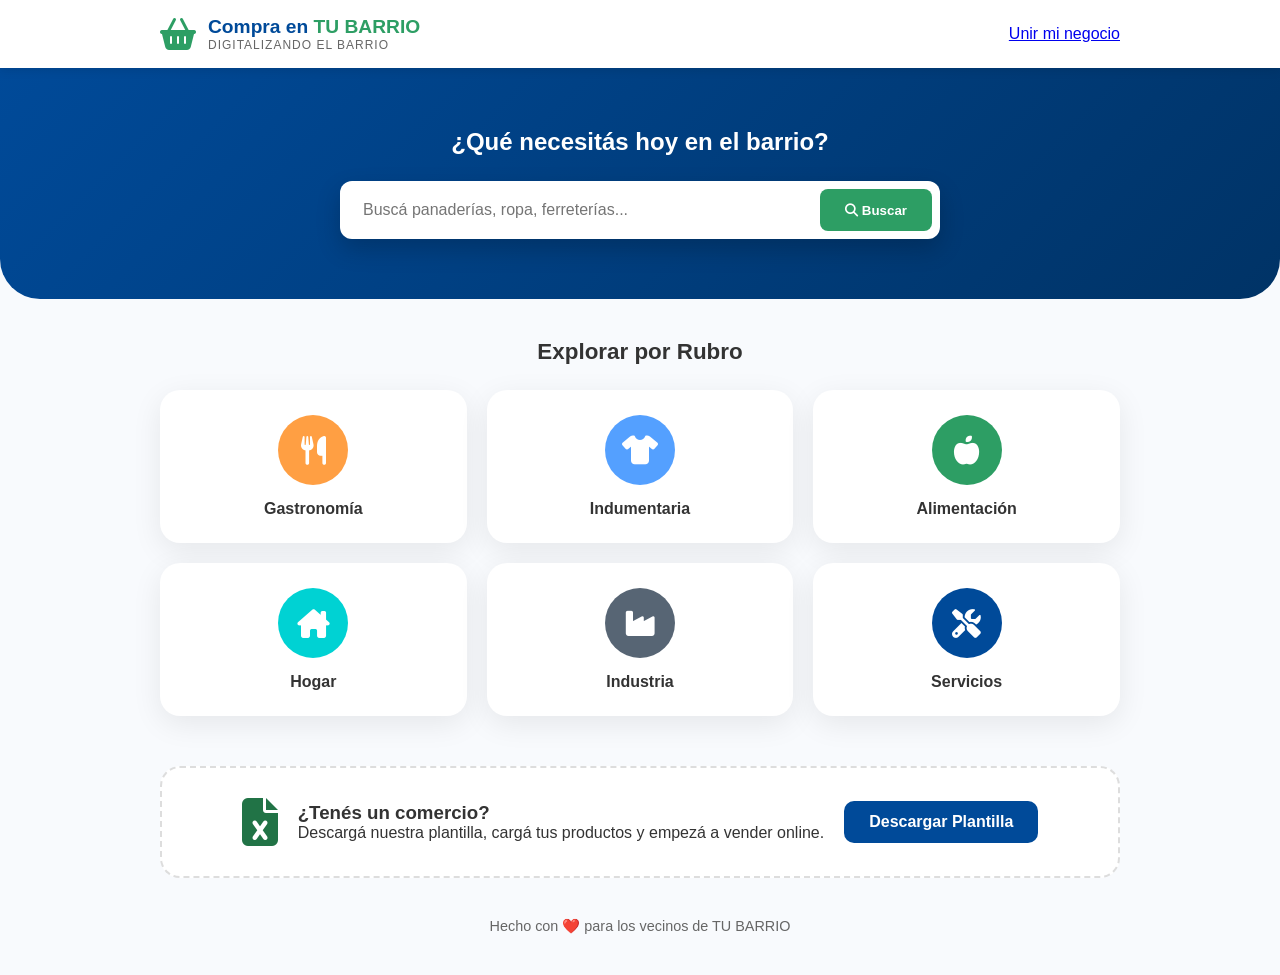
<file: index.html>
<!DOCTYPE html>
<html lang="es">
<head>
    <meta charset="UTF-8">
    <meta name="viewport" content="width=device-width, initial-scale=1.0">
    <title>Compra en tu barrio - Tu mercado local</title>
    <link rel="stylesheet" href="css/style.css">
    <link rel="stylesheet" href="https://cdnjs.cloudflare.com/ajax/libs/font-awesome/6.4.0/css/all.min.css">
</head>
<body>

    <header class="navbar">
        <div class="container nav-content">
            <div class="logo">
                <i class="fas fa-shopping-basket"></i>
                <div>
                    <h1>Compra en <span>TU BARRIO</span></h1>
                    <p>Digitalizando el barrio</p>
                </div>
            </div>
            <nav>
                <a href="#" class="btn-outline">Unir mi negocio</a>
            </nav>
        </div>
    </header>

    <section class="hero">
        <div class="container">
            <h2>¿Qué necesitás hoy en el barrio?</h2>
            <div class="search-box">
                <input type="text" placeholder="Buscá panaderías, ropa, ferreterías...">
                <button><i class="fas fa-search"></i> Buscar</button>
            </div>
        </div>
    </section>

    <section class="categories container">
        <h3 class="section-title">Explorar por Rubro</h3>
        <div class="category-grid">
            
            <a href="gastronomia.html" class="category-item">
                <div class="icon-circle bg-orange">
                    <i class="fas fa-utensils"></i>
                </div>
                <span>Gastronomía</span>
            </a>

            <a href="indumentaria.html" class="category-item">
                <div class="icon-circle bg-blue">
                    <i class="fas fa-tshirt"></i>
                </div>
                <span>Indumentaria</span>
            </a>

            <a href="alimentacion.html" class="category-item">
                <div class="icon-circle bg-green">
                    <i class="fas fa-apple-whole"></i>
                </div>
                <span>Alimentación</span>
            </a>

            <a href="hogar.html" class="category-item">
                <div class="icon-circle bg-teal">
                    <i class="fas fa-house-chimney"></i>
                </div>
                <span>Hogar</span>
            </a>

            <a href="industria.html" class="category-item">
                <div class="icon-circle bg-gray">
                    <i class="fas fa-industry"></i>
                </div>
                <span>Industria</span>
            </a>

            <a href="servicios.html" class="category-item">
                <div class="icon-circle bg-dark-blue">
                    <i class="fas fa-tools"></i>
                </div>
                <span>Servicios</span>
            </a>

        </div>
    </section>

    <section class="cta container">
        <div class="cta-card">
            <i class="fas fa-file-excel"></i>
            <div class="cta-text">
                <h3>¿Tenés un comercio?</h3>
                <p>Descargá nuestra plantilla, cargá tus productos y empezá a vender online.</p>
            </div>
            <a href="#" class="btn-primary">Descargar Plantilla</a>
        </div>
    </section>

    <footer>
        <div class="container">
            <p>Hecho con ❤️ para los vecinos de TU BARRIO</p>
        </div>
    </footer>

</body>
</html>
</file>
<file: css/style.css>
:root {
    --calzada-blue: #004a99;    /* Azul ferroviario/institucional */
    --calzada-green: #2d9e64;   /* Verde Plazoleta */
    --calzada-white: #ffffff;
    --calzada-light: #f8fafd;
    --text-dark: #333333;
    --text-muted: #666666;
    --shadow: 0 8px 30px rgba(0,0,0,0.08);
}

* {
    margin: 0;
    padding: 0;
    box-sizing: border-box;
}

body {
    font-family: 'Inter', -apple-system, sans-serif;
    background-color: var(--calzada-light);
    color: var(--text-dark);
}

.container {
    max-width: 1000px;
    margin: 0 auto;
    padding: 0 20px;
}

/* Navbar */
.navbar {
    background: var(--calzada-white);
    padding: 15px 0;
    box-shadow: 0 2px 10px rgba(0,0,0,0.05);
    position: sticky;
    top: 0;
    z-index: 100;
}

.nav-content {
    display: flex;
    justify-content: space-between;
    align-items: center;
}

.logo {
    display: flex;
    align-items: center;
    gap: 12px;
}

.logo i {
    font-size: 2rem;
    color: var(--calzada-green);
}

.logo h1 {
    font-size: 1.2rem;
    color: var(--calzada-blue);
}

.logo h1 span { color: var(--calzada-green); }

.logo p {
    font-size: 0.75rem;
    color: var(--text-muted);
    text-transform: uppercase;
    letter-spacing: 1px;
}

/* Hero */
.hero {
    background: linear-gradient(135deg, var(--calzada-blue) 0%, #003366 100%);
    padding: 60px 0;
    text-align: center;
    color: white;
    border-bottom-left-radius: 40px;
    border-bottom-right-radius: 40px;
}

.hero h2 { margin-bottom: 25px; font-weight: 600; }

.search-box {
    background: white;
    padding: 8px;
    border-radius: 12px;
    display: flex;
    max-width: 600px;
    margin: 0 auto;
    box-shadow: 0 10px 25px rgba(0,0,0,0.2);
}

.search-box input {
    flex: 1;
    border: none;
    padding: 12px 15px;
    outline: none;
    font-size: 1rem;
}

.search-box button {
    background: var(--calzada-green);
    color: white;
    border: none;
    padding: 12px 25px;
    border-radius: 8px;
    cursor: pointer;
    font-weight: bold;
}

/* Categorías */
.section-title {
    margin: 40px 0 25px;
    font-size: 1.4rem;
    text-align: center;
}

.category-grid {
    display: grid;
    grid-template-columns: repeat(3, 1fr); /* 3 columnas en desktop */
    gap: 20px;
}

@media (max-width: 600px) {
    .category-grid { grid-template-columns: repeat(2, 1fr); }
}

.category-item {
    background: white;
    padding: 25px;
    border-radius: 20px;
    text-align: center;
    text-decoration: none;
    color: var(--text-dark);
    transition: all 0.3s ease;
    box-shadow: var(--shadow);
}

.category-item:hover {
    transform: translateY(-5px);
    box-shadow: 0 12px 40px rgba(0,0,0,0.12);
}

.icon-circle {
    width: 70px;
    height: 70px;
    border-radius: 50%;
    display: flex;
    align-items: center;
    justify-content: center;
    margin: 0 auto 15px;
    font-size: 1.8rem;
    color: white;
}

/* Colores de Iconos */
.bg-orange { background: #ff9f43; }
.bg-blue { background: #54a0ff; }
.bg-green { background: var(--calzada-green); }
.bg-teal { background: #00d2d3; }
.bg-gray { background: #576574; }
.bg-dark-blue { background: var(--calzada-blue); }

.category-item span {
    font-weight: 600;
    font-size: 1rem;
}

/* CTA */
.cta { margin-top: 50px; }
.cta-card {
    background: white;
    border: 2px dashed #ddd;
    border-radius: 20px;
    padding: 30px;
    display: flex;
    align-items: center;
    gap: 20px;
    flex-wrap: wrap;
    justify-content: center;
}

.cta-card i { font-size: 3rem; color: #217346; /* Color Excel */ }
.btn-primary {
    background: var(--calzada-blue);
    color: white;
    padding: 12px 25px;
    border-radius: 10px;
    text-decoration: none;
    font-weight: bold;
}

footer {
    text-align: center;
    padding: 40px 0;
    color: var(--text-muted);
    font-size: 0.9rem;
}


/* Estilos específicos para la vista de productos */
.category-badge-top {
    padding: 5px 15px;
    border-radius: 20px;
    color: white;
    font-size: 0.8rem;
    font-weight: bold;
    text-transform: uppercase;
}

.sub-controls {
    margin: 20px 0;
}

.search-bar-mini {
    background: white;
    border: 1px solid #ddd;
    border-radius: 10px;
    display: flex;
    align-items: center;
    padding: 0 15px;
}

.search-bar-mini input {
    border: none;
    padding: 12px;
    width: 100%;
    outline: none;
}

/* Grid de Productos */
.products-grid {
    display: grid;
    grid-template-columns: repeat(auto-fill, minmax(250px, 1fr));
    gap: 20px;
    margin-bottom: 50px;
}

.product-card {
    background: white;
    border-radius: 15px;
    overflow: hidden;
    box-shadow: var(--shadow);
    transition: transform 0.2s;
}

.product-card:hover { transform: scale(1.02); }

.product-image {
    height: 200px;
    background: #eee;
    position: relative;
}

.product-image img {
    width: 100%;
    height: 100%;
    object-fit: cover;
}

.shop-name {
    position: absolute;
    bottom: 10px;
    left: 10px;
    background: rgba(0, 74, 153, 0.8); /* Azul Calzada con transparencia */
    color: white;
    padding: 4px 10px;
    border-radius: 5px;
    font-size: 0.7rem;
}

.product-info { padding: 15px; }
.product-info h3 { font-size: 1.1rem; margin-bottom: 5px; }
.product-desc { color: var(--text-muted); font-size: 0.85rem; height: 40px; }

.price-row {
    display: flex;
    justify-content: space-between;
    align-items: center;
    margin-top: 15px;
}

.price {
    font-size: 1.3rem;
    font-weight: bold;
    color: var(--calzada-blue);
}

.btn-whatsapp {
    background: #25d366;
    color: white;
    text-decoration: none;
    padding: 8px 15px;
    border-radius: 8px;
    font-weight: bold;
    display: flex;
    align-items: center;
    gap: 5px;
}

.mini-footer {
    text-align: center;
    padding: 30px;
    background: #f1f1f1;
    font-size: 0.9rem;
}




/* Variables de color de Calzada */
:root {
    --calzada-blue: #004a99;
    --calzada-green: #2d9e64;
    --bg-light: #f4f7f9;
}

.rubro-page {
    background-color: var(--bg-light);
    font-family: 'Segoe UI', sans-serif;
}

.navbar {
    background: white;
    padding: 1rem;
    box-shadow: 0 2px 10px rgba(0,0,0,0.1);
}

.nav-content {
    display: flex;
    justify-content: space-between;
    align-items: center;
}

.btn-back {
    text-decoration: none;
    color: var(--calzada-blue);
    font-weight: bold;
}

.brand {
    font-weight: bold;
    color: var(--calzada-green);
}

.header-rubro {
    margin: 2rem 0;
    text-align: center;
}

.badge-count {
    background: var(--calzada-blue);
    color: white;
    padding: 4px 12px;
    border-radius: 20px;
    font-size: 0.8rem;
}

/* Grid de Comercios */
.grid-comercios {
    display: grid;
    grid-template-columns: repeat(auto-fill, minmax(300px, 1fr));
    gap: 1.5rem;
    padding-bottom: 3rem;
}

.comercio-card {
    background: white;
    border-radius: 15px;
    padding: 1.5rem;
    text-decoration: none;
    color: #333;
    display: flex;
    gap: 1rem;
    align-items: center;
    box-shadow: 0 4px 15px rgba(0,0,0,0.05);
    transition: transform 0.2s;
    border-left: 5px solid var(--calzada-green);
}

.comercio-card:hover {
    transform: translateY(-3px);
    box-shadow: 0 6px 20px rgba(0,0,0,0.1);
}

.card-icon {
    font-size: 2.5rem;
    background: #f0f0f0;
    width: 60px;
    height: 60px;
    display: flex;
    align-items: center;
    justify-content: center;
    border-radius: 12px;
}

.card-content h3 {
    margin: 0 0 5px 0;
    color: var(--calzada-blue);
}

.card-content p {
    font-size: 0.9rem;
    color: #666;
    margin-bottom: 10px;
}

.view-more {
    font-size: 0.8rem;
    color: var(--calzada-green);
    font-weight: bold;
}
</file>
